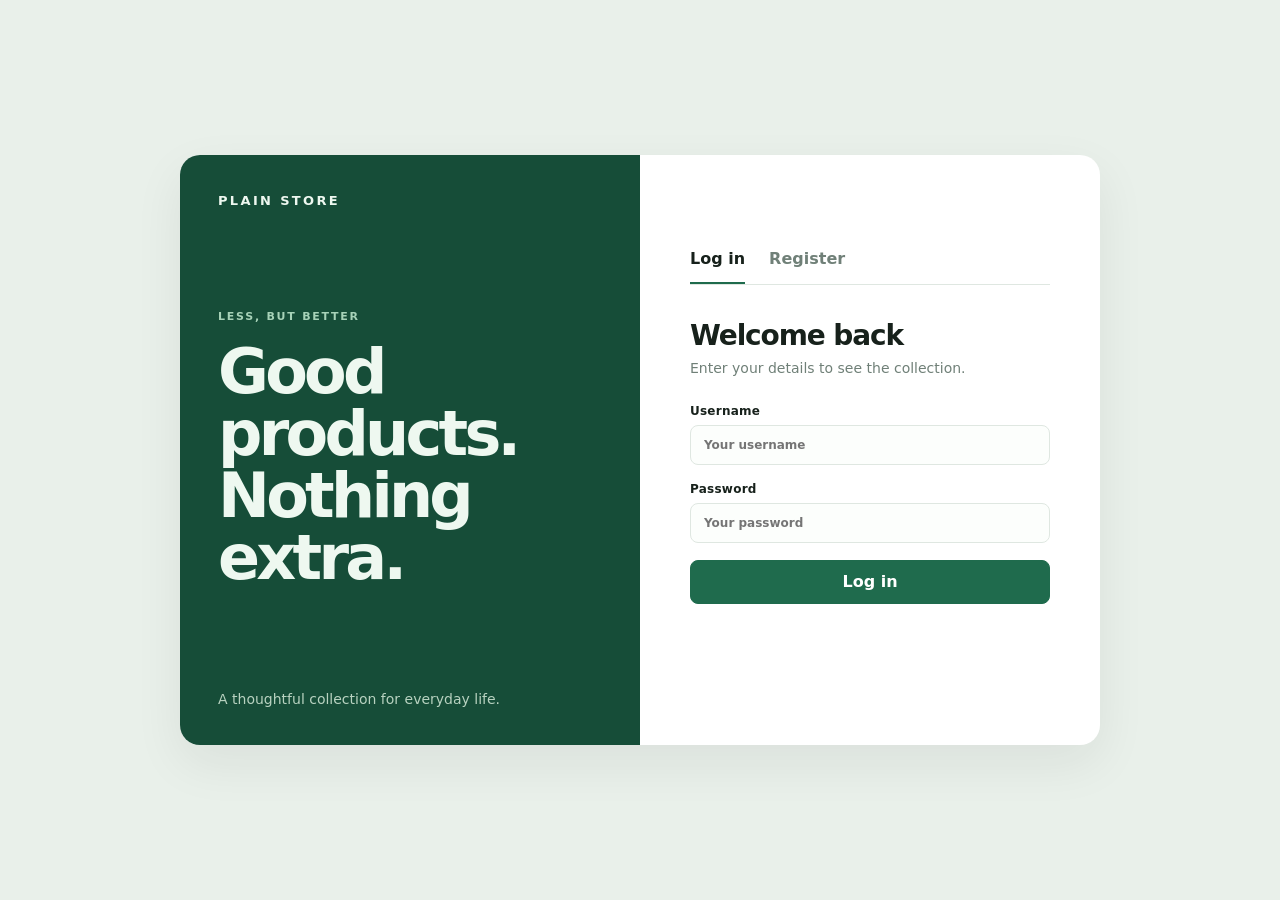
<file: frontend/index.html>
<!DOCTYPE html>
<html lang="en">
<head>
    <meta charset="UTF-8">
    <meta name="viewport" content="width=device-width, initial-scale=1.0">
    <title>Plain Store — Products</title>
    <link rel="stylesheet" href="style.css">
    <script src="app.js" defer></script>
</head>
<body>
    <header class="site-header">
        <a class="brand" href="index.html">PLAIN STORE</a>
        <nav class="nav-actions" aria-label="Account navigation">
            <a id="admin-link" class="text-link" href="admin.html" hidden>Admin</a>
            <span id="user-name" class="user-name"></span>
            <span id="user-money" class="user-money">$0.00</span>
            <button id="logout-button" class="text-button" type="button">Log out</button>
        </nav>
    </header>

    <main class="shop-main">
        <section class="page-intro">
            <p class="eyebrow">The essentials</p>
            <h1>Simple things,<br>made well.</h1>
            <p class="intro-copy">A small collection of everyday products selected for quality and usefulness.</p>
        </section>

        <section aria-labelledby="products-title">
            <div class="section-title-row">
                <h2 id="products-title">All products</h2>
                <span id="product-count" class="muted"></span>
            </div>
            <p id="product-status" class="status" role="status"></p>
            <div id="products-list" class="product-grid" aria-live="polite"></div>
        </section>
        <section class="basket-panel" aria-labelledby="basket-title">
            <div class="section-title-row"><h2 id="basket-title">Your basket</h2><span id="basket-total" class="muted">$0.00</span></div>
            <div id="basket-items" class="basket-items"></div>
            <button id="checkout-button" class="primary-button" type="button">Checkout</button>
            <p id="basket-status" class="status" role="status"></p>
        </section>
    </main>
</body>
</html>
</file>
<file: frontend/style.css>
:root{--ink:#17211b;--muted:#708078;--line:#dfe7e1;--paper:#f7faf7;--card:#fff;--accent:#1f6b4d;--accent-dark:#164d38;--danger:#b84d4d;--shadow:0 18px 50px rgba(23,33,27,.07)}
*{box-sizing:border-box}html{font-family:Inter,ui-sans-serif,system-ui,-apple-system,BlinkMacSystemFont,"Segoe UI",sans-serif;color:var(--ink);background:var(--paper)}body{margin:0;min-height:100vh}button,input{font:inherit}button{cursor:pointer}.site-header{height:76px;padding:0 clamp(20px,5vw,72px);display:flex;align-items:center;justify-content:space-between;border-bottom:1px solid var(--line);background:rgba(255,255,255,.8);backdrop-filter:blur(12px)}.brand{color:var(--ink);font-size:13px;font-weight:800;letter-spacing:.18em;text-decoration:none}.nav-actions{display:flex;align-items:center;gap:22px}.text-link,.text-button{color:var(--muted);font-size:14px;text-decoration:none;background:none;border:0}.text-link:hover,.text-button:hover{color:var(--ink)}.user-name{font-size:14px;font-weight:600}.shop-main,.admin-main{width:min(1120px,calc(100% - 40px));margin:0 auto;padding:clamp(52px,8vw,100px) 0}.page-intro{max-width:620px;margin-bottom:74px}.eyebrow{margin:0 0 18px;color:var(--accent);font-size:11px;font-weight:800;letter-spacing:.16em;text-transform:uppercase}.page-intro h1,.admin-heading h1{margin:0;font-size:clamp(42px,7vw,78px);line-height:.98;letter-spacing:-.06em;font-weight:750}.intro-copy{max-width:430px;margin:26px 0 0;color:var(--muted);font-size:17px;line-height:1.6}.section-title-row,.admin-section-head{display:flex;align-items:baseline;justify-content:space-between;gap:20px;border-bottom:1px solid var(--line);padding-bottom:16px}.section-title-row h2,.admin-section h2{margin:0;font-size:19px;letter-spacing:-.02em}.muted{color:var(--muted);font-size:13px}.product-grid{display:grid;grid-template-columns:repeat(auto-fill,minmax(230px,1fr));gap:18px;margin-top:24px}.product-card{overflow:hidden;border:1px solid var(--line);border-radius:14px;background:var(--card);box-shadow:var(--shadow);transition:transform .2s,box-shadow .2s}.product-card:hover{transform:translateY(-3px);box-shadow:0 22px 55px rgba(23,33,27,.12)}.product-visual{height:210px;display:grid;place-items:center;font-size:64px;font-weight:700;color:rgba(255,255,255,.9)}.tone-0{background:#9ab9a5}.tone-1{background:#b39e82}.tone-2{background:#8ca7b2}.tone-3{background:#b78f8f}.product-details{display:flex;align-items:center;justify-content:space-between;padding:18px}.product-details h3{margin:0;font-size:16px}.product-details p{margin:0;color:var(--accent);font-weight:750}.empty-state{grid-column:1/-1;padding:44px;text-align:center;border:1px dashed #bbc9be;border-radius:14px;color:var(--muted)}.status{min-height:20px;margin:14px 0;font-size:14px}.status.loading{color:var(--accent)}.status.success{color:#317b4e}.status.error{color:var(--danger)}.auth-page{display:grid;place-items:center;padding:24px;background:#e9f0ea}.auth-shell{display:grid;grid-template-columns:1fr 1fr;width:min(920px,100%);min-height:590px;overflow:hidden;border-radius:20px;background:var(--card);box-shadow:var(--shadow)}.auth-aside{display:flex;flex-direction:column;justify-content:space-between;padding:38px;background:var(--accent-dark);color:#eef8f0}.brand-light{color:#eef8f0}.auth-aside h1{margin:0;font-size:clamp(38px,5vw,62px);line-height:1;letter-spacing:-.06em}.auth-aside .eyebrow{color:#a7d2b8}.aside-note{margin:0;color:#b8d2c0;font-size:14px}.auth-panel{display:grid;place-items:center;padding:40px}.auth-card{width:min(360px,100%)}.auth-tabs{display:flex;gap:24px;border-bottom:1px solid var(--line);margin-bottom:34px}.auth-tab{padding:0 0 14px;border:0;border-bottom:2px solid transparent;background:none;color:var(--muted);font-weight:700}.auth-tab.active{color:var(--ink);border-color:var(--accent)}.form-heading h2{margin:0;font-size:28px;letter-spacing:-.04em}.form-heading p{margin:8px 0 28px;color:var(--muted);font-size:14px}.stack-form{display:grid;gap:17px}.stack-form label,.admin-form label{display:grid;gap:7px;font-size:12px;font-weight:750;letter-spacing:.02em}.stack-form input,.admin-form input{width:100%;padding:12px 13px;border:1px solid var(--line);border-radius:8px;background:#fcfefc;color:var(--ink);outline:0}.stack-form input:focus,.admin-form input:focus{border-color:var(--accent);box-shadow:0 0 0 3px rgba(31,107,77,.12)}.primary-button,.secondary-button{min-height:44px;padding:0 18px;border-radius:8px;font-weight:750;border:1px solid var(--accent)}.primary-button{color:white;background:var(--accent)}.primary-button:hover{background:var(--accent-dark)}.secondary-button{color:var(--ink);background:white;border-color:var(--line)}.compact{min-height:40px;font-size:13px}.admin-heading{display:flex;align-items:end;justify-content:space-between;gap:30px;margin-bottom:54px}.admin-heading>p{max-width:220px;margin:0;color:var(--muted);line-height:1.5}.admin-section{margin-top:42px}.admin-form{display:grid;grid-template-columns:1fr 160px auto auto;align-items:end;gap:14px;padding:20px 0}.user-admin-form{grid-template-columns:1fr 1fr 1fr auto}.admin-list{border-top:1px solid var(--line)}.admin-row{display:flex;align-items:center;justify-content:space-between;gap:20px;padding:17px 0;border-bottom:1px solid var(--line)}.row-main{display:grid;gap:4px}.row-main strong{font-size:14px}.row-main span{color:var(--muted);font-size:12px}.row-actions{display:flex;gap:8px}.row-action{padding:7px 11px;border:1px solid var(--line);border-radius:6px;background:white;color:var(--ink);font-size:12px}.row-action:hover{border-color:var(--accent)}.row-action.danger{color:var(--danger)}
@media(max-width:700px){.auth-shell{grid-template-columns:1fr}.auth-aside{display:none}.auth-panel{padding:32px 22px}.admin-heading{display:block}.admin-heading>p{margin-top:18px}.admin-form,.user-admin-form{grid-template-columns:1fr}.admin-form button{width:100%}.site-header{padding:0 20px}.user-name{display:none}}
.product-visual img{width:100%;height:100%;object-fit:cover}.admin-thumb{width:42px;height:42px;object-fit:cover;border-radius:7px}.admin-form{grid-template-columns:1fr 160px 1fr auto auto}
.user-money{color:var(--accent);font-size:14px;font-weight:750}
.user-admin-form{grid-template-columns:1fr 1fr 1fr 150px auto}
.buy-controls{display:flex;gap:8px;align-items:center;margin-top:12px}.qty-input{width:58px;padding:8px;border:1px solid var(--line);border-radius:6px}.basket-panel{margin-top:64px;padding:24px;border:1px solid var(--line);border-radius:14px;background:#fff}.basket-items{display:grid;gap:10px;margin:18px 0}.basket-row{display:flex;align-items:center;gap:12px;padding:10px 0;border-bottom:1px solid var(--line);font-size:14px}.basket-row span{flex:1}
</file>
